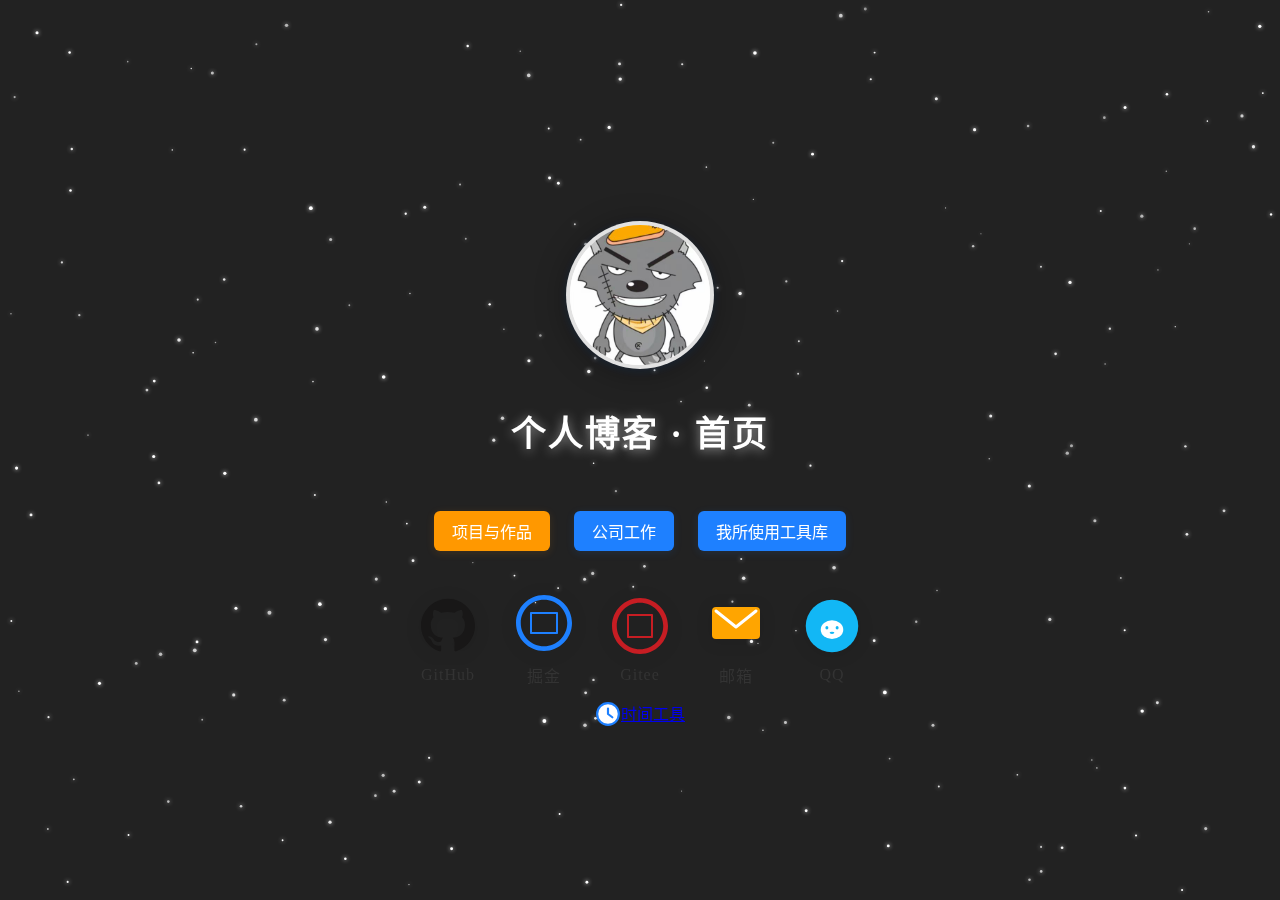
<file: index.html>
<!DOCTYPE html>
<html lang="zh-CN">
<head>
  <meta charset="UTF-8">
  <meta http-equiv="refresh" content="0; url=main.html">
  <title>跳转中...</title>
</head>
<body>
  <p>正在跳转到 <a href="main.html">main.html</a> ...</p>
</body>
</html>
</file>
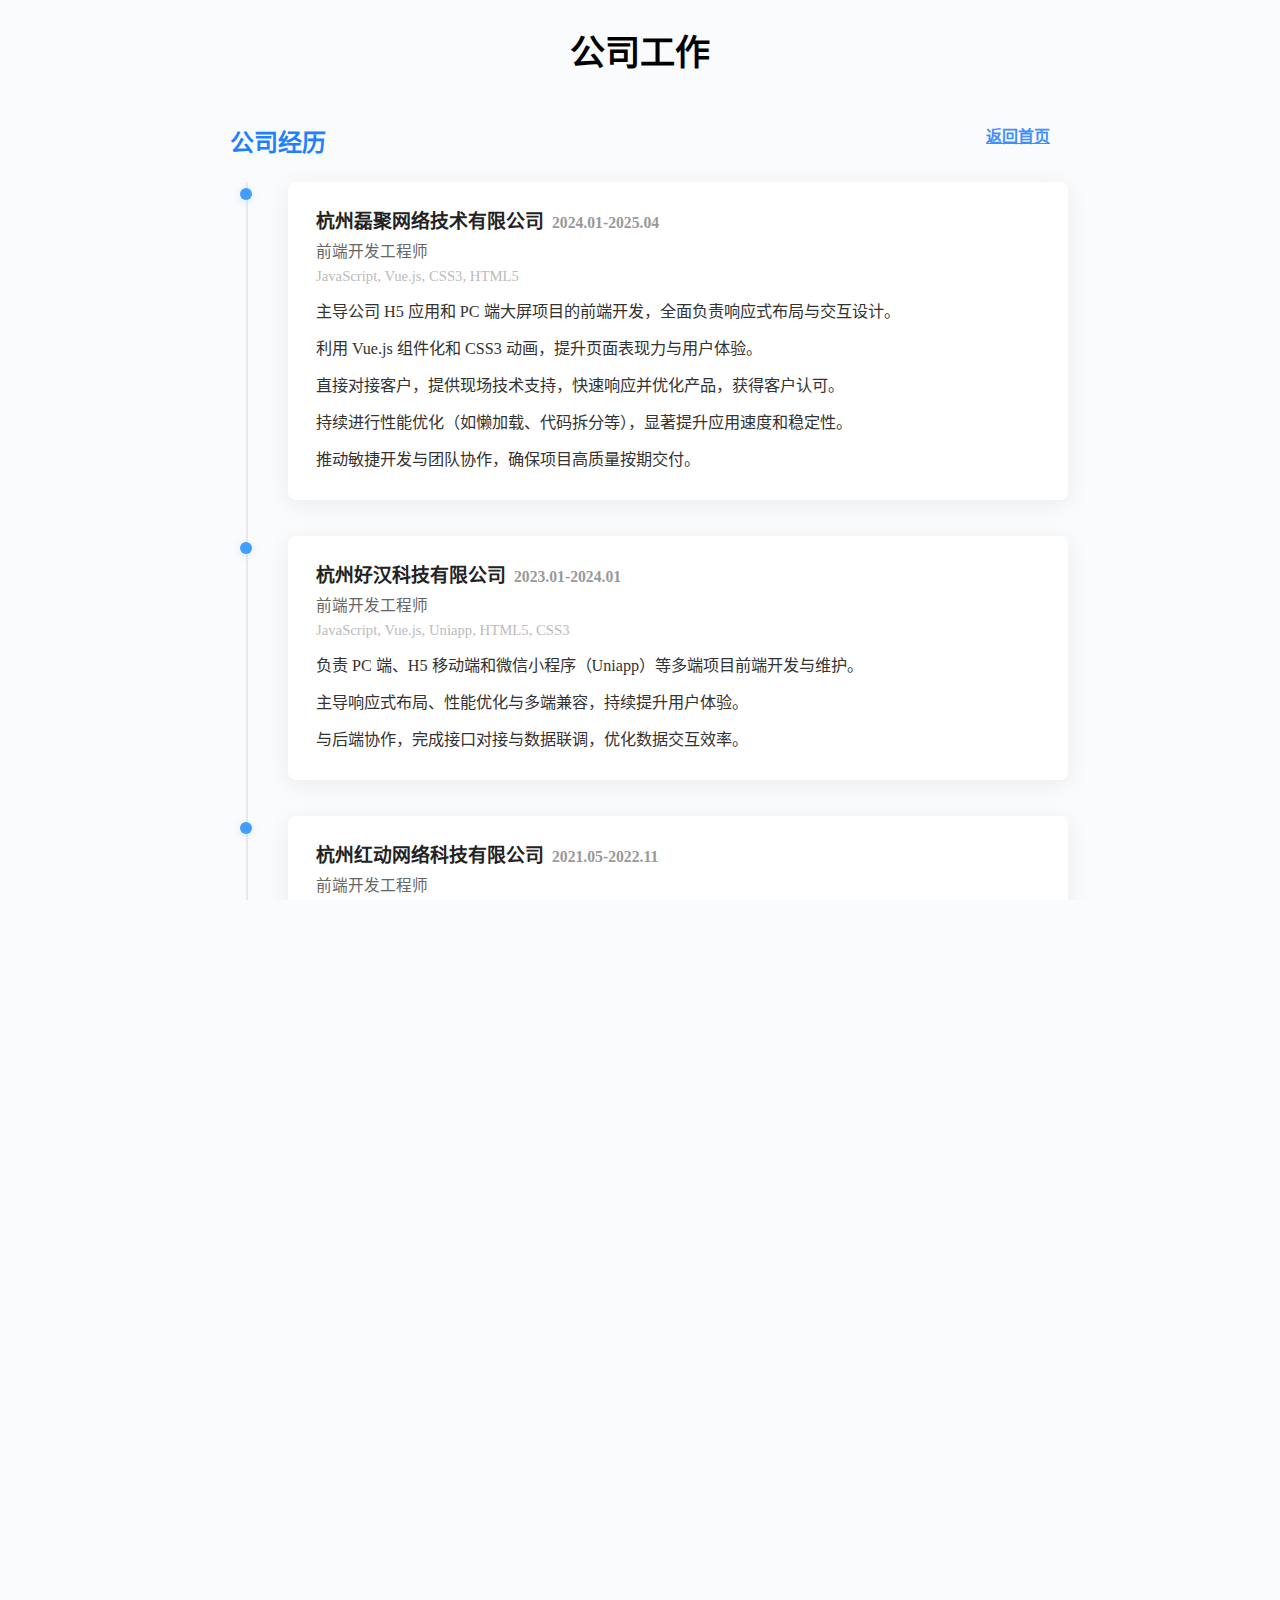
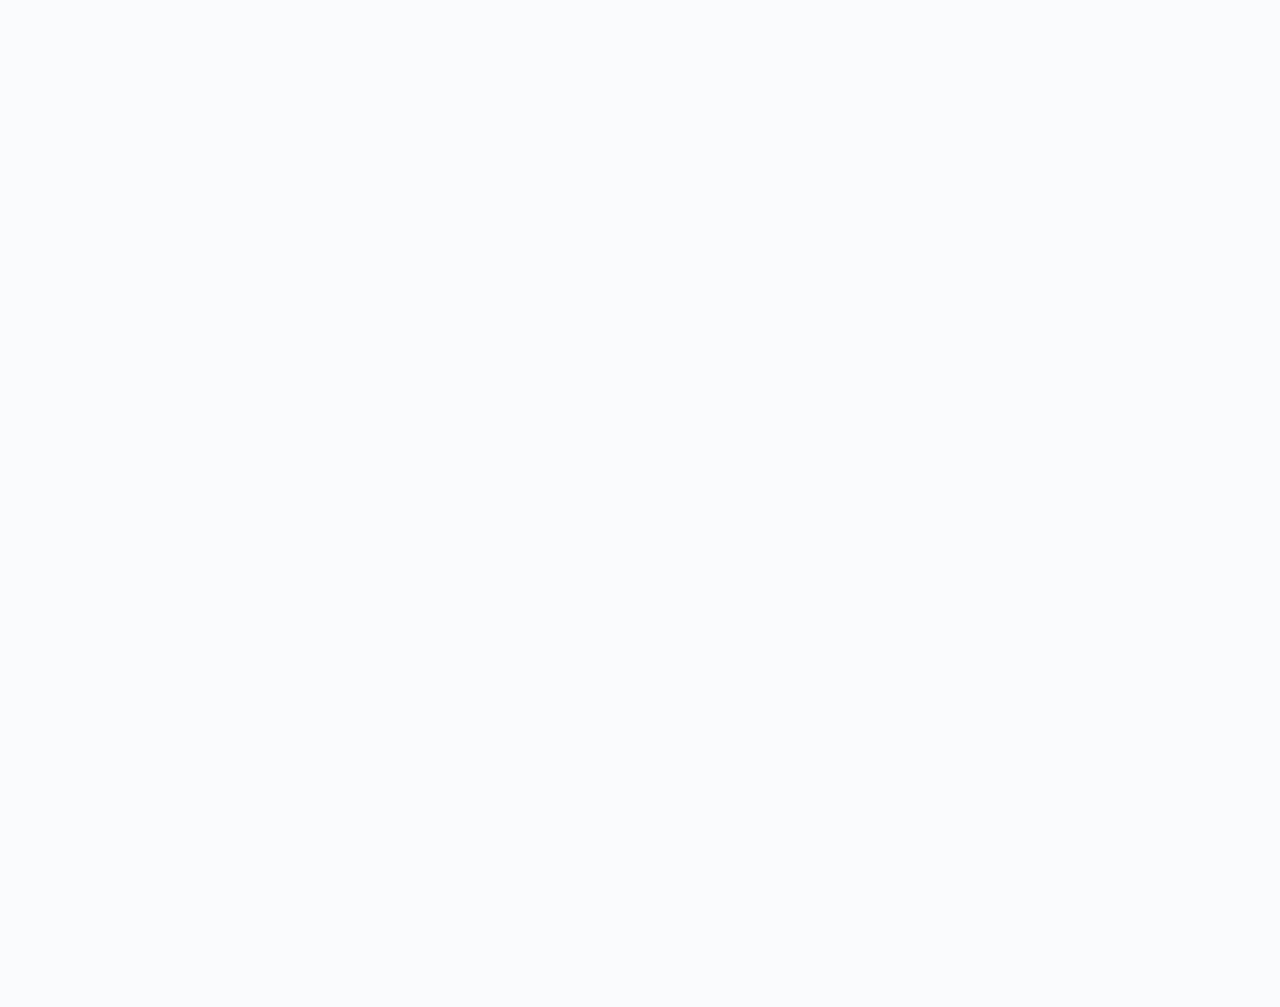
<file: company.html>
<!DOCTYPE html>
<html lang="zh-CN">
<head>
  <meta charset="UTF-8">
  <meta name="viewport" content="width=device-width, initial-scale=1.0">
  <title>公司工作</title>
  <link rel="stylesheet" href="./main.css">
  <link rel="stylesheet" href="./company.css">
</head>
<body style="margin:0;padding:0;box-sizing:border-box;background:#fafbfc;">
  <div class="company-root">
    <h1 style="text-align:center;margin-top:24px;font-size:2.2rem;">公司工作</h1>
    <div style="max-width:820px;margin:0 auto;padding:24px 12px 48px 12px;">
      <div class="section-title" style="font-size:1.5rem;color:#1e80ff;font-weight:bold;margin-bottom:24px;">公司经历
        <a href="./main.html" class="back-link" style="float:right;font-size:1rem;color:#1e80ff;text-decoration:underline;cursor:pointer;opacity:0.86;transition:color 0.18s;">返回首页</a>
      </div>
      <div class="timeline">
        <div class="timeline-item">
          <div class="timeline-dot"></div>
          <div class="timeline-card">
            <div class="company-title"><strong>杭州磊聚网络技术有限公司</strong><span class="company-time">2024.01-2025.04</span></div>
            <div class="company-role">前端开发工程师</div>
            <div class="company-stack">JavaScript, Vue.js, CSS3, HTML5</div>
            <ul class="company-desc">
              <li>主导公司 H5 应用和 PC 端大屏项目的前端开发，全面负责响应式布局与交互设计。</li>
              <li>利用 Vue.js 组件化和 CSS3 动画，提升页面表现力与用户体验。</li>
              <li>直接对接客户，提供现场技术支持，快速响应并优化产品，获得客户认可。</li>
              <li>持续进行性能优化（如懒加载、代码拆分等），显著提升应用速度和稳定性。</li>
              <li>推动敏捷开发与团队协作，确保项目高质量按期交付。</li>
            </ul>
          </div>
        </div>
        <div class="timeline-item">
          <div class="timeline-dot"></div>
          <div class="timeline-card">
            <div class="company-title"><strong>杭州好汉科技有限公司</strong><span class="company-time">2023.01-2024.01</span></div>
            <div class="company-role">前端开发工程师</div>
            <div class="company-stack">JavaScript, Vue.js, Uniapp, HTML5, CSS3</div>
            <ul class="company-desc">
              <li>负责 PC 端、H5 移动端和微信小程序（Uniapp）等多端项目前端开发与维护。</li>
              <li>主导响应式布局、性能优化与多端兼容，持续提升用户体验。</li>
              <li>与后端协作，完成接口对接与数据联调，优化数据交互效率。</li>
            </ul>
          </div>
        </div>
        <div class="timeline-item">
          <div class="timeline-dot"></div>
          <div class="timeline-card">
            <div class="company-title"><strong>杭州红动网络科技有限公司</strong><span class="company-time">2021.05-2022.11</span></div>
            <div class="company-role">前端开发工程师</div>
            <div class="company-stack">Vue.js, Axios, SCSS, Vue Router, Vuex, UniApp</div>
            <ul class="company-desc">
              <li>负责微信端与“浙江里办”H5平台开发，主导功能模块设计与性能优化。</li>
              <li>深度应用 Vue.js 及 Vuex 进行复杂数据绑定和状态管理。</li>
              <li>优化异步请求与页面流畅度，提升用户体验。</li>
            </ul>
          </div>
        </div>
        <div class="timeline-item">
          <div class="timeline-dot"></div>
          <div class="timeline-card">
            <div class="company-title"><strong>宁波含包阁网络有限公司</strong><span class="company-time">2020.01-2021.05</span></div>
            <div class="company-role">前端开发工程师</div>
            <div class="company-stack">Vue.js, Uni-app, 微信小程序, H5</div>
            <ul class="company-desc">
              <li>独立负责多个微信小程序及H5项目的前端开发，涵盖需求分析、UI实现与交互优化。</li>
              <li>基于Uni-app实现多端适配，提升开发效率，确保产品在微信、App、H5等平台一致体验。</li>
              <li>与后端协作进行API接口联调，优化数据交互与加载速度。</li>
              <li>持续优化页面性能，采用懒加载、资源压缩等手段提升响应速度。</li>
              <li>参与项目架构设计，推动前端代码规范和组件复用，提升团队开发效率。</li>
            </ul>
          </div>
        </div>
        <div class="timeline-item">
          <div class="timeline-dot"></div>
          <div class="timeline-card">
            <div class="company-title"><strong>广州橙信融通信息技术有限公司</strong><span class="company-time">2020.11-2021.04</span></div>
            <div class="company-role">HTML5 前端开发</div>
            <div class="company-stack">Vue.js 全家桶，App 项目开发</div>
            <ul class="company-desc">
              <li>参与掌上银行App项目开发，负责核心页面的布局、交互和数据展示。</li>
              <li>学习并实践原生与Web的融合开发，掌握调用Native方法与混合开发流程。</li>
              <li>优化移动端页面性能，提升首屏加载速度和用户操作流畅度。</li>
              <li>参与项目结构梳理和业务流程优化，提升App整体可维护性和扩展性。</li>
            </ul>
          </div>
        </div>
        <div class="timeline-item">
          <div class="timeline-dot"></div>
          <div class="timeline-card">
            <div class="company-title"><strong>浙江日历解决方案软件服务有限公司</strong><span class="company-time">2018.03-2019.05</span></div>
            <div class="company-role">前端开发</div>
            <div class="company-stack">Vue.js, JavaScript, HTML5</div>
            <ul class="company-desc">
              <li>负责企业级H5管理后台与数据可视化页面开发，完成复杂业务流程的前端实现。</li>
              <li>主导数据展示与交互优化，提升报表页面的可用性和性能。</li>
              <li>与后端协作进行接口联调，优化数据加载与异常处理。</li>
              <li>参与团队前端技术分享，推动新技术落地应用。</li>
            </ul>
          </div>
        </div>
        <div class="timeline-item">
          <div class="timeline-dot"></div>
          <div class="timeline-card">
            <div class="company-title"><strong>浙江指尖尚网络科技有限公司</strong><span class="company-time">2017.03-2018.05</span></div>
            <div class="company-role">前端开发工程师</div>
            <ul class="company-desc">
              <li>参与多类型Web项目开发，包括企业官网、活动专题页等。</li>
              <li>负责页面布局、动画效果实现及浏览器兼容性调优。</li>
              <li>与设计、后端密切沟通，确保产品按期高质量交付。</li>
            </ul>
          </div>
        </div>
        <div class="timeline-item">
          <div class="timeline-dot"></div>
          <div class="timeline-card">
            <div class="company-title"><strong>中毛网 浙江环鑫信息技术有限公司（指购网）</strong><span class="company-time">2016.07-2016.12</span></div>
            <div class="company-role">Web前端</div>
            <ul class="company-desc">
              <li>参与电商平台前端开发，负责页面搭建和功能实现。</li>
              <li>学习并实践HTML5、CSS3、JavaScript等核心技术，积累前端开发经验。</li>
            </ul>
          </div>
        </div>
      </div>
    </div>
  </div>
</body>

</html>
</file>
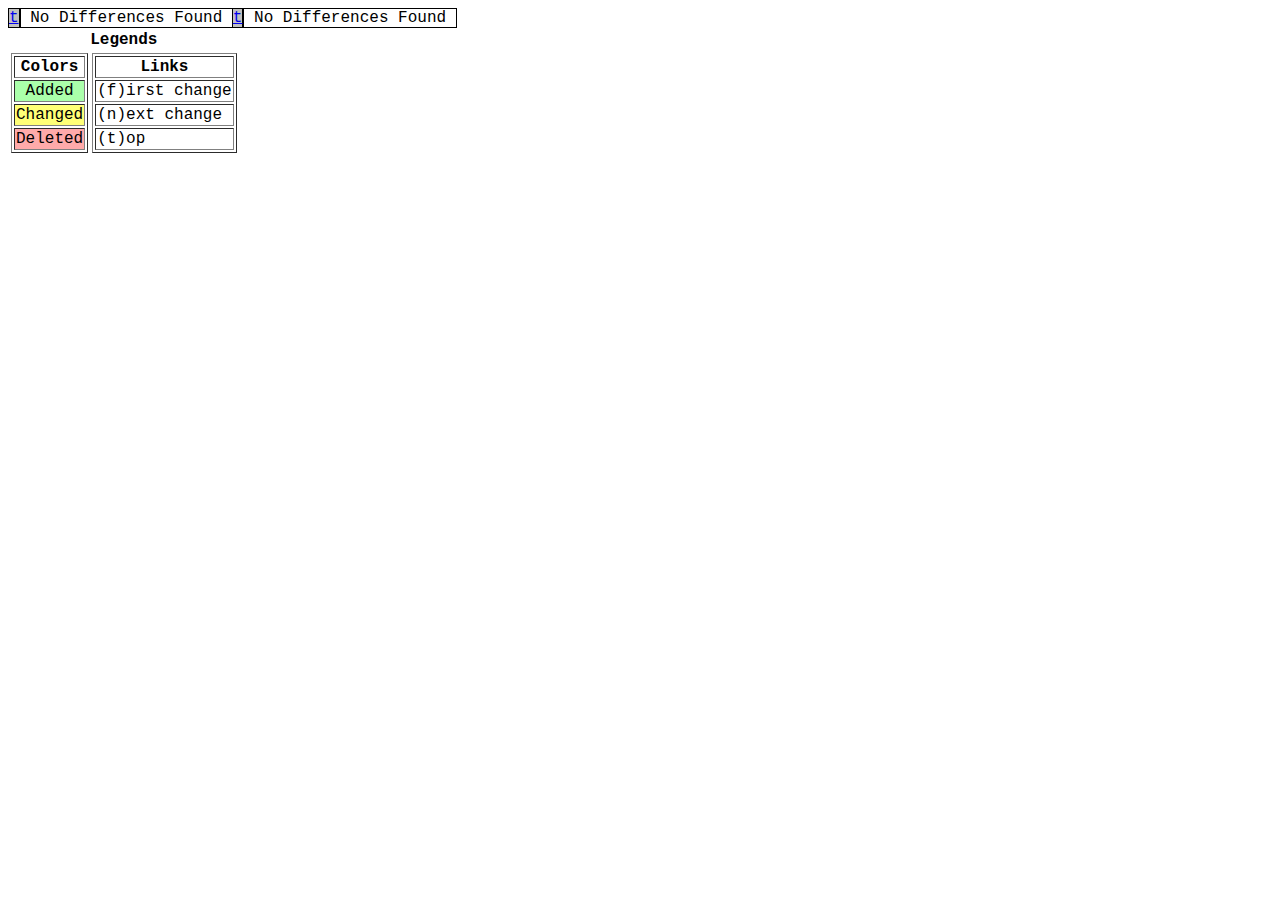
<file: diff_result.html>
<!DOCTYPE html PUBLIC "-//W3C//DTD XHTML 1.0 Transitional//EN"
          "http://www.w3.org/TR/xhtml1/DTD/xhtml1-transitional.dtd">

<html>

<head>
    <meta http-equiv="Content-Type"
          content="text/html; charset=utf-8" />
    <title></title>
    <style type="text/css">
        table.diff {font-family:Courier; border:medium;}
        .diff_header {background-color:#e0e0e0}
        td.diff_header {text-align:right}
        .diff_next {background-color:#c0c0c0}
        .diff_add {background-color:#aaffaa}
        .diff_chg {background-color:#ffff77}
        .diff_sub {background-color:#ffaaaa}
    </style>
</head>

<body>
    
    <table class="diff" id="difflib_chg_to0__top"
           cellspacing="0" cellpadding="0" rules="groups" >
        <colgroup></colgroup> <colgroup></colgroup> <colgroup></colgroup>
        <colgroup></colgroup> <colgroup></colgroup> <colgroup></colgroup>
        
        <tbody>
            <tr><td class="diff_next"><a href="#difflib_chg_to0__top">t</a></td><td></td><td>&nbsp;No Differences Found&nbsp;</td><td class="diff_next"><a href="#difflib_chg_to0__top">t</a></td><td></td><td>&nbsp;No Differences Found&nbsp;</td></tr>
        </tbody>
    </table>
    <table class="diff" summary="Legends">
        <tr> <th colspan="2"> Legends </th> </tr>
        <tr> <td> <table border="" summary="Colors">
                      <tr><th> Colors </th> </tr>
                      <tr><td class="diff_add">&nbsp;Added&nbsp;</td></tr>
                      <tr><td class="diff_chg">Changed</td> </tr>
                      <tr><td class="diff_sub">Deleted</td> </tr>
                  </table></td>
             <td> <table border="" summary="Links">
                      <tr><th colspan="2"> Links </th> </tr>
                      <tr><td>(f)irst change</td> </tr>
                      <tr><td>(n)ext change</td> </tr>
                      <tr><td>(t)op</td> </tr>
                  </table></td> </tr>
    </table>
</body>

</html>
</file>
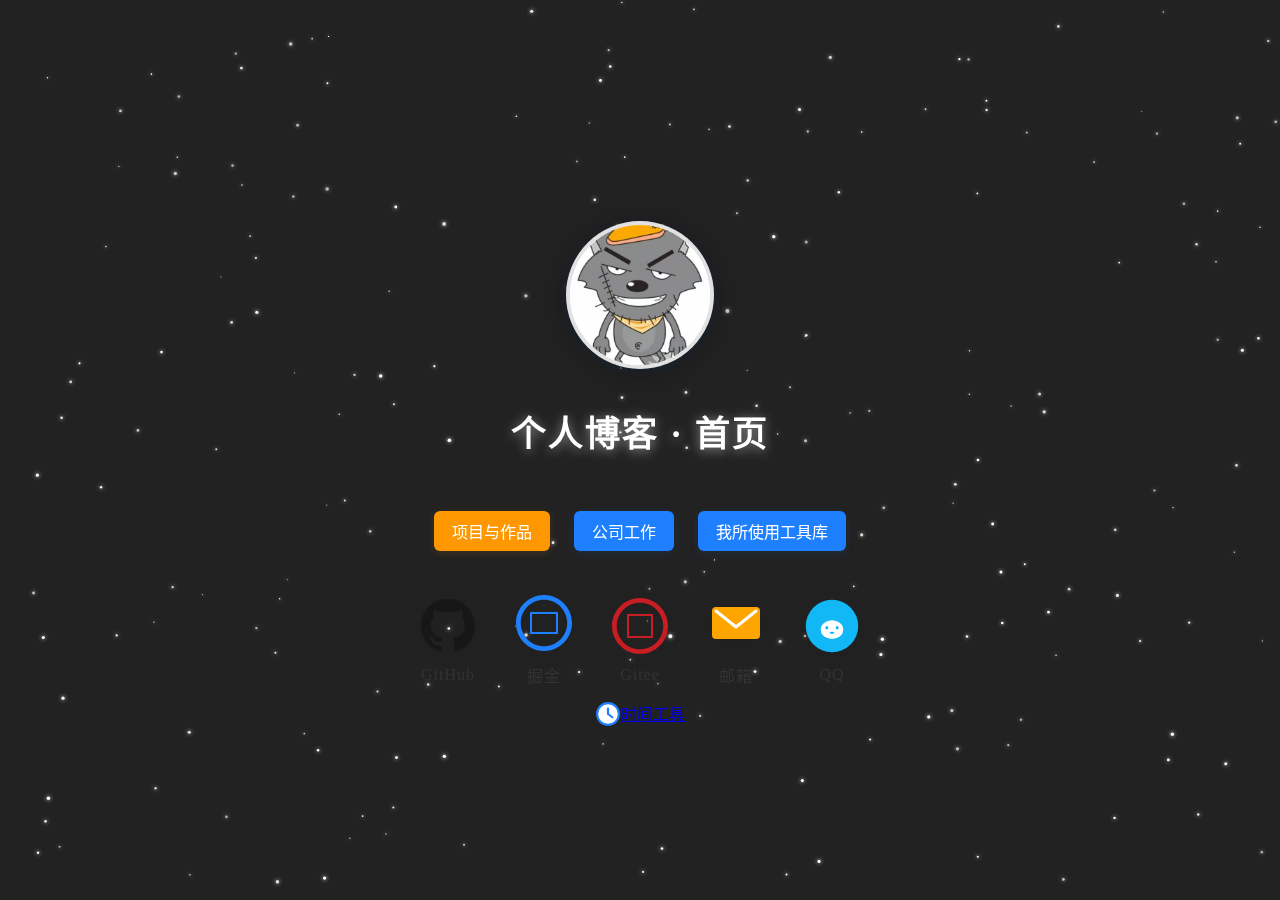
<file: main.html>
<!DOCTYPE html>
<html lang="zh-CN">
<head>
  <meta charset="UTF-8">
  <meta name="viewport" content="width=device-width, initial-scale=1.0">
  <title>我的个人博客</title>
  <link rel="stylesheet" href="./main.css">
  <!-- 引入 Vue 2.7 CDN -->
  <script src="./js/vue.min.js"></script>
  <!-- 已移除 tsparticles -->
   <style>

    footer{
      position: relative;
      top:14px;
      
    }
    footer .footer-tools{
      vertical-align: middle;
    display: inline-flex
;
    }
   </style>
</head>
<body>
 
  <div id="app">
     <canvas id="particles-bg"></canvas>
    <!-- 头像图片 -->
    <div class="avatar-box">
      <img src="./WechatIMG141.jpg" alt="avatar" class="avatar-img">
    </div>
    <h1 class="title">个人博客 · 首页</h1>
    <div class="nav-links">
      <a href="./project.html" class="nav-btn nav-btn-active">项目与作品</a>
      <a href="./company.html" class="nav-btn">公司工作</a>
      <a href="./ui-libs.html" class="nav-btn">我所使用工具库</a>
    </div>
    <div class="links">
      <a class="icon-link" href="https://github.com/mhxy13867806343" target="_blank">
        <!-- GitHub SVG -->
        <svg viewBox="0 0 1024 1024" fill="none"><path fill="#181717" d="M512 76C276.6 76 80 272.6 80 508c0 190.4 123.2 351.8 294 408.8 21.6 4 29.4-9.4 29.4-20.8 0-10.2-0.4-37.2-0.6-73-119.6 25.8-144.8-57.8-144.8-57.8-19.6-49.8-47.8-63-47.8-63-39-26.6 3-26 3-26 43.2 3 66 44.4 66 44.4 38.4 65.8 100.8 46.8 125.4 35.8 3.8-27.8 15-46.8 27.2-57.6-95.6-10.8-196.2-47.8-196.2-212.8 0-47 16.8-85.4 44.4-115.6-4.4-10.8-19.2-54.2 4.2-113 0 0 36-11.6 118 44.2 34.2-9.6 70.8-14.4 107.2-14.6 36.4 0.2 73 5 107.2 14.6 82-55.8 118-44.2 118-44.2 23.4 58.8 8.6 102.2 4.2 113 27.6 30.2 44.4 68.6 44.4 115.6 0 165.4-100.8 202-196.8 212.6 15.4 13.2 29.2 39.2 29.2 79.2 0 57.2-0.6 103.2-0.6 117.2 0 11.6 7.6 24.8 29.6 20.6C820.8 859.6 944 698.4 944 508 944 272.6 747.4 76 512 76z"/></svg>
        <span class="icon-label">GitHub</span>
      </a>
      <a class="icon-link" href="https://juejin.cn/user/1310273588955581" target="_blank">
        <!-- 掘金 SVG -->
        <svg viewBox="0 0 1024 1024" fill="none"><path fill="#1e80ff" d="M512 64C264.6 64 64 264.6 64 512s200.6 448 448 448 448-200.6 448-448S759.4 64 512 64zm0 820c-205.2 0-372-166.8-372-372S306.8 140 512 140s372 166.8 372 372-166.8 372-372 372z"/><path fill="#1e80ff" d="M720 336H304c-8.8 0-16 7.2-16 16v320c0 8.8 7.2 16 16 16h416c8.8 0 16-7.2 16-16V352c0-8.8-7.2-16-16-16zm-16 320H320V368h384v288z"/></svg>
        <span class="icon-label">掘金</span>
      </a>
      <a class="icon-link" href="https://gitee.com/fangjiayu" target="_blank">
        <!-- Gitee SVG -->
        <svg viewBox="0 0 1024 1024" fill="none"><path fill="#c71d23" d="M512 64C264.6 64 64 264.6 64 512s200.6 448 448 448 448-200.6 448-448S759.4 64 512 64zm0 820c-205.2 0-372-166.8-372-372S306.8 140 512 140s372 166.8 372 372-166.8 372-372 372z"/><path fill="#c71d23" d="M704 320H320c-8.8 0-16 7.2-16 16v352c0 8.8 7.2 16 16 16h384c8.8 0 16-7.2 16-16V336c0-8.8-7.2-16-16-16zm-16 352H336V352h352v320z"/></svg>
        <span class="icon-label">Gitee</span>
      </a>
      <a class="icon-link" href="mailto:869710179@qq.com">
        <!-- 邮箱 SVG -->
        <svg viewBox="0 0 1024 1024" fill="none"><rect x="128" y="256" width="768" height="512" rx="64" fill="#ffa500"/><path d="M192 320l320 256 320-256" stroke="#fff" stroke-width="48" stroke-linecap="round" stroke-linejoin="round"/></svg>
        <span class="icon-label">邮箱</span>
      </a>
      <a class="icon-link" href="tencent://message/?uin=869710179">
        <!-- QQ SVG -->
        <svg viewBox="0 0 1024 1024" width="32" height="32" fill="none"><circle cx="512" cy="512" r="420" fill="#12B7F5"/><ellipse cx="512" cy="570" rx="180" ry="150" fill="#fff"/><ellipse cx="430" cy="540" rx="24" ry="28" fill="#12B7F5"/><ellipse cx="594" cy="540" rx="24" ry="28" fill="#12B7F5"/><ellipse cx="512" cy="620" rx="38" ry="18" fill="#12B7F5"/></svg>
        <span class="icon-label">QQ</span>
      </a>
    </div>
    <footer class="footer-tools">
      <a href="./time.html" class="footer-tool-link footer-tools">
        <svg width="26" height="26" viewBox="0 0 48 48" fill="none"><circle cx="24" cy="24" r="20" stroke="#1e80ff" stroke-width="4" fill="#fff"/><path d="M24 14v10l8 6" stroke="#1e80ff" stroke-width="4" stroke-linecap="round" stroke-linejoin="round"/></svg>
        <span>时间工具</span>
      </a>
    </footer>
  </div>

  <script src="./js/global.js"></script>
</body>
</html>
</file>
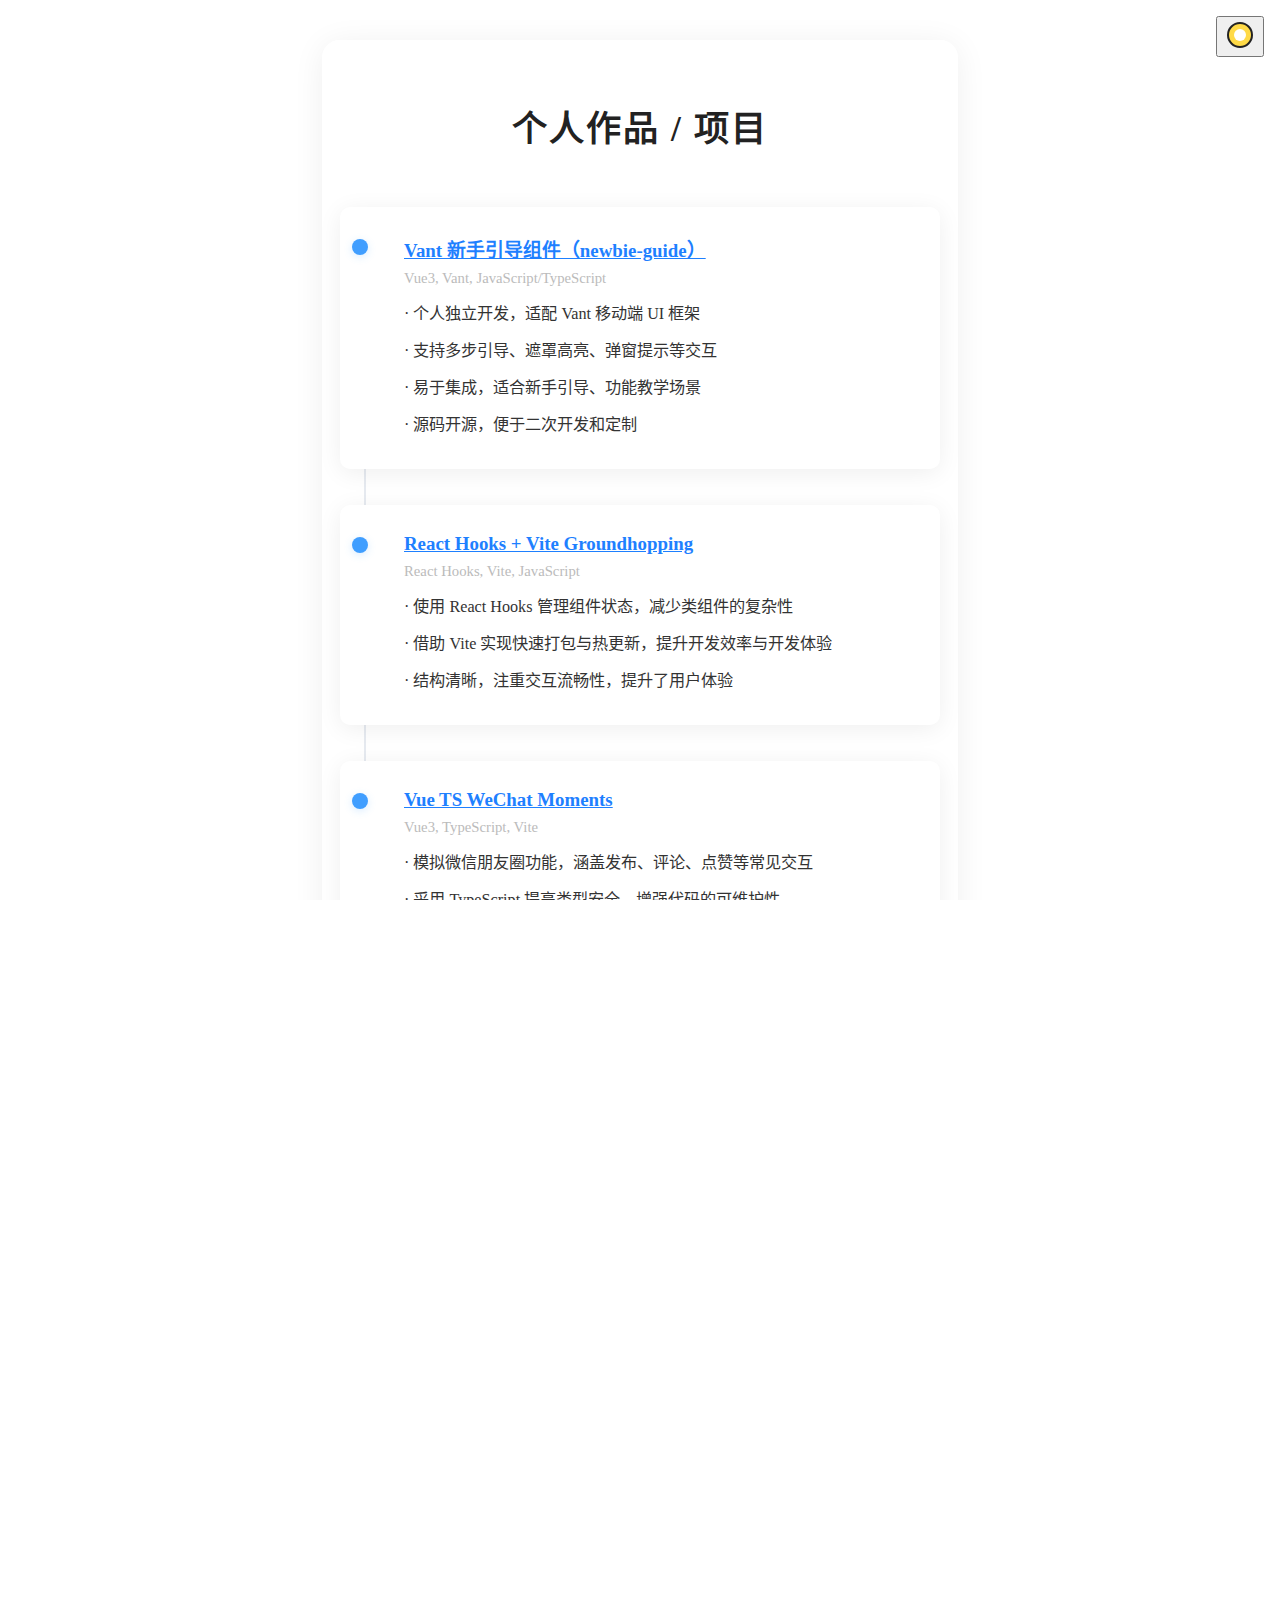
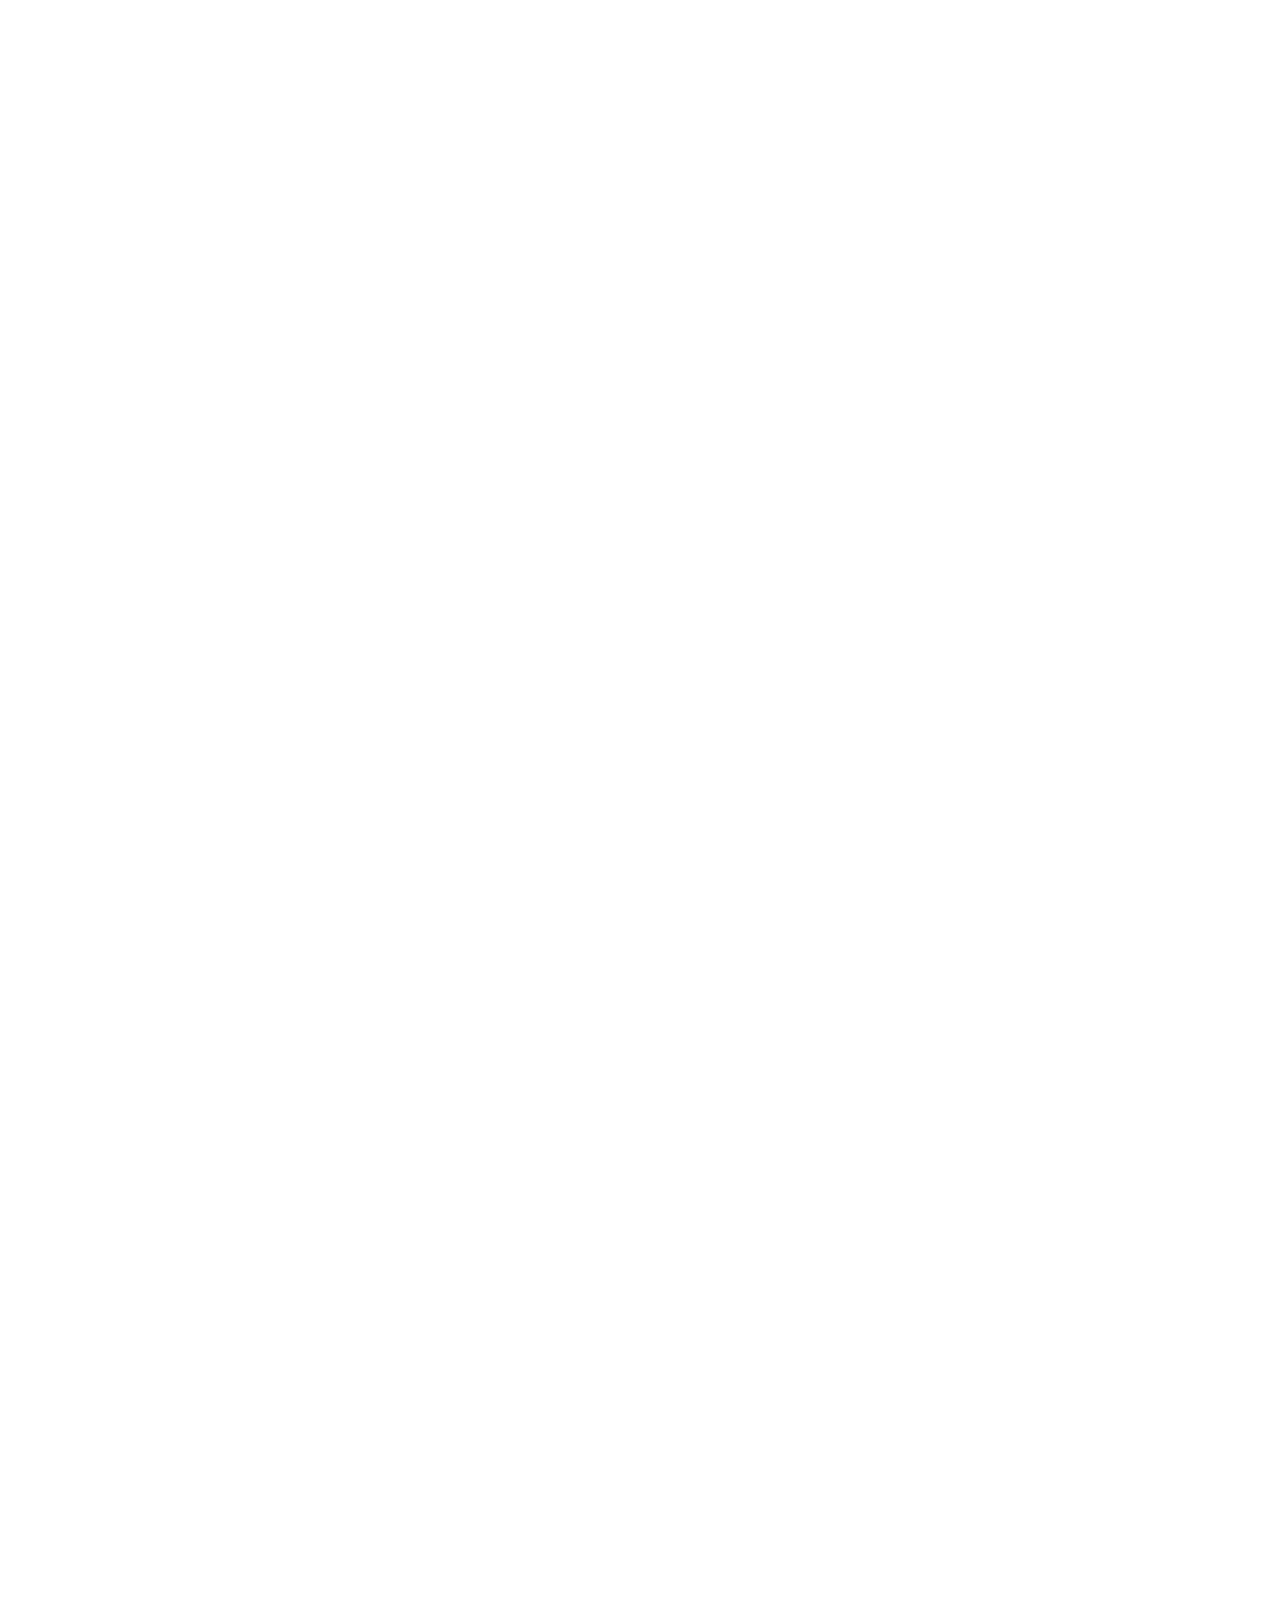
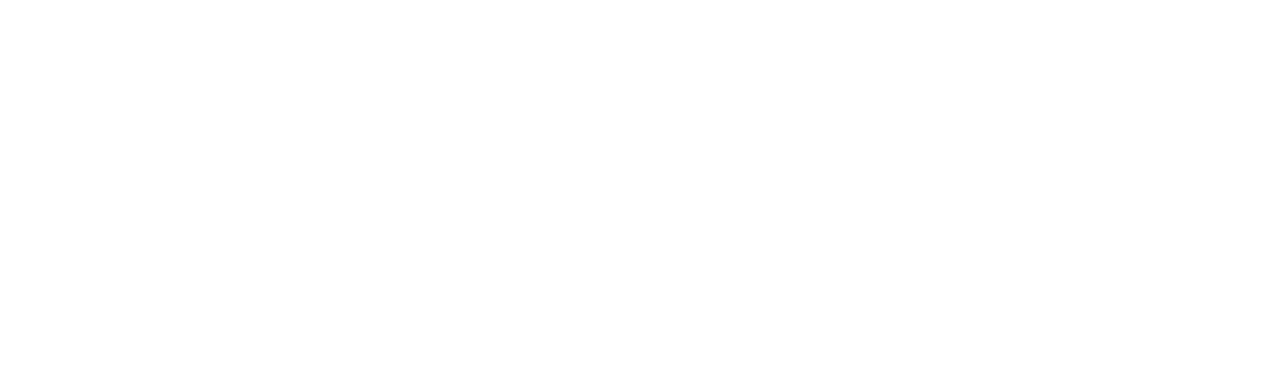
<file: project.html>
<!DOCTYPE html>
<html lang="zh-CN">
<head>
  <meta charset="UTF-8">
  <meta name="viewport" content="width=device-width, initial-scale=1.0">
  <title>个人作品/项目</title>
  
  <link rel="stylesheet" href="./main.css">
  <link rel="stylesheet" href="./project.css">
  <style>
    .project-title {text-align:center;}
    .project-timeline {}
    .dark-mode{
      background: #1e1e1e;
    }
    .back-link {margin: 32px 0 0 0; display: inline-block; color: #1e80ff; font-weight: bold;}
  </style>
</head>
<body>
  <div id="app">
    <div class="project-root" style="max-width:600px;margin:40px auto 0 auto;padding:24px 18px;background:rgba(255,255,255,0.92);border-radius:18px;box-shadow:0 4px 32px #0001;">
      <h1 class="project-title">个人作品 / 项目</h1>
      <div class="project-timeline">
        <!-- 项目卡片将在这里动态生成 -->
      </div>
      <a class="back-link" href="./main.html">返回首页</a>
      <!-- 暗黑模式切换按钮（SVG） -->
      <button id="toggle-dark-mode" class="darkmode-fab" aria-label="切换暗黑模式" style="position: absolute; top: 16px; right: 16px;">
        <svg id="darkmode-icon" width="32" height="32" viewBox="0 0 32 32" fill="none">
          <circle cx="16" cy="16" r="12" fill="#222" stroke="#ffda47" stroke-width="2"/>
          <path d="M16 6a10 10 0 1 0 10 10c0-5.5-4.5-10-10-10z" fill="#ffda47"/>
        </svg>
      </button>
    </div>
  </div>
  <script src="./main.js"></script>
  <script src="./project.js"></script>
  <script>
    // 初始化时根据 localStorage 自动应用暗黑模式
    if (localStorage.getItem('darkMode') === '1') {
      document.documentElement.classList.add('dark-mode');
    }
    // 按钮切换暗黑模式
    function setDarkIcon(isDark) {
      const icon = document.getElementById('darkmode-icon');
      if (!icon) return;
      if (isDark) {
        icon.innerHTML = '<circle cx="16" cy="16" r="12" fill="#222" stroke="#ffda47" stroke-width="2"/><path d="M16 6a10 10 0 1 0 10 10c0-5.5-4.5-10-10-10z" fill="#ffda47"/>';
      } else {
        icon.innerHTML = '<circle cx="16" cy="16" r="12" fill="#ffda47" stroke="#222" stroke-width="2"/><path d="M22 16a6 6 0 1 1-12 0 6 6 0 0 1 12 0z" fill="#fff"/>';
      }
    }
    function updateDarkMode() {
      const isDark = document.documentElement.classList.contains('dark-mode');
      setDarkIcon(isDark);
    }
    document.getElementById('toggle-dark-mode').onclick = function() {
      const isDark = document.documentElement.classList.toggle('dark-mode');
      localStorage.setItem('darkMode', isDark ? '1' : '0');
      setDarkIcon(isDark);
    };
    // 页面加载时同步 icon
    updateDarkMode();
  </script>
</body>
</html>
</file>
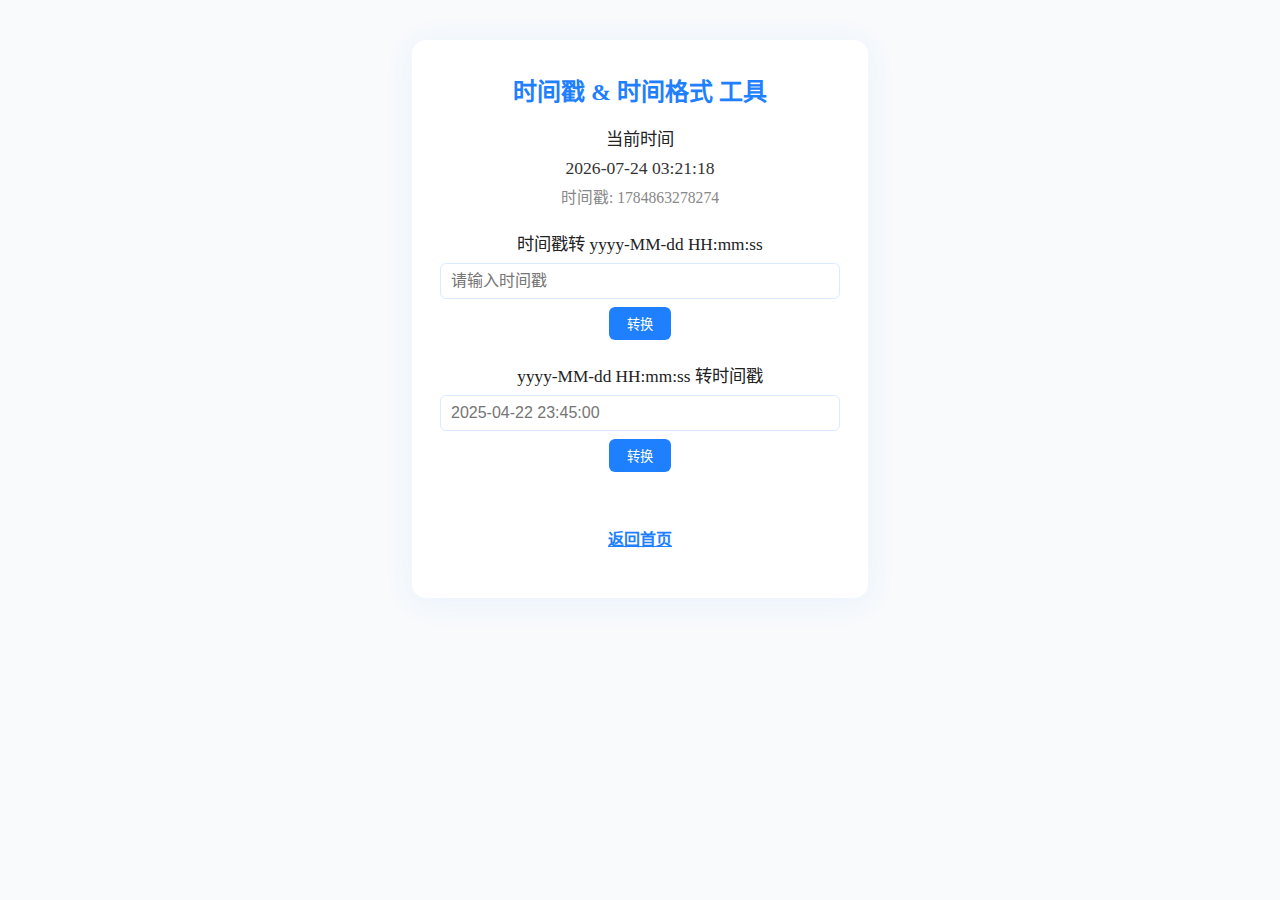
<file: time.html>
<!DOCTYPE html>
<html lang="zh-CN">
<head>
  <meta charset="UTF-8">
  <meta name="viewport" content="width=device-width, initial-scale=1.0">
  <title>时间工具</title>
  <link rel="stylesheet" href="./main.css">
  <style>
    .time-tool-root { max-width: 420px; margin: 40px auto 0 auto; background: #fff; border-radius: 14px; box-shadow: 0 4px 32px #1e80ff11; padding: 32px 18px 48px 18px; text-align: center; }
    .time-tool-title { font-size: 1.5rem; font-weight: bold; color: #1e80ff; margin-bottom: 18px; }
    .time-tool-block { margin-bottom: 22px; }
    .time-tool-label { color: #222; font-size: 1.08rem; margin-bottom: 8px; display: block; }
    .time-tool-input { width: 90%; padding: 8px 10px; border: 1px solid #dbeafe; border-radius: 6px; font-size: 1rem; margin-bottom: 8px; }
    .time-tool-btn { padding: 7px 18px; border-radius: 6px; background: #1e80ff; color: #fff; border: none; font-weight: 500; margin: 0 6px; cursor: pointer; transition: background 0.18s; }
    .time-tool-btn:hover { background: #409eff; }
    .time-tool-result { font-size: 1.08rem; color: #ff9800; margin-top: 8px; }
    .time-tool-back { display: inline-block; margin-top: 32px; color: #1e80ff; font-weight: bold; text-decoration: underline; }
  </style>
</head>
<body style="background:#f8fafc;">
  <div class="time-tool-root">
    <div class="time-tool-title">时间戳 & 时间格式 工具</div>
    <div class="time-tool-block">
      <div class="time-tool-label">当前时间</div>
      <div id="now-time" style="font-size:1.1rem;font-weight:500;margin-bottom:6px;color:#333;"></div>
      <div id="now-timestamp" style="font-size:0.98rem;color:#888;"></div>
    </div>
    <div class="time-tool-block">
      <div class="time-tool-label">时间戳转 yyyy-MM-dd HH:mm:ss</div>
      <input id="input-timestamp" class="time-tool-input" placeholder="请输入时间戳">
      <button class="time-tool-btn" onclick="convertToDatetime()">转换</button>
      <div id="result-datetime" class="time-tool-result"></div>
    </div>
    <div class="time-tool-block">
      <div class="time-tool-label">yyyy-MM-dd HH:mm:ss 转时间戳</div>
      <input id="input-datetime" class="time-tool-input" type="text" placeholder="2025-04-22 23:45:00">
      <button class="time-tool-btn" onclick="convertToTimestamp()">转换</button>
      <div id="result-timestamp" class="time-tool-result"></div>
    </div>
    <a href="./main.html" class="time-tool-back">返回首页</a>
  </div>
  <script>
    function pad(n) { return n < 10 ? '0'+n : n; }
    function formatDate(ts) {
      const d = new Date(ts);
      return d.getFullYear() + '-' + pad(d.getMonth()+1) + '-' + pad(d.getDate()) + ' ' + pad(d.getHours()) + ':' + pad(d.getMinutes()) + ':' + pad(d.getSeconds());
    }
    function showNow() {
      const now = new Date();
      document.getElementById('now-time').innerText = formatDate(now);
      document.getElementById('now-timestamp').innerText = '时间戳: ' + now.getTime();
    }
    showNow();
    setInterval(showNow, 1000);
    window.convertToDatetime = function() {
      const ts = parseInt(document.getElementById('input-timestamp').value, 10);
      if (!ts || isNaN(ts)) {
        document.getElementById('result-datetime').innerText = '请输入有效的时间戳';
        return;
      }
      document.getElementById('result-datetime').innerText = formatDate(ts);
    };
    window.convertToTimestamp = function() {
      const val = document.getElementById('input-datetime').value.trim();
      const dt = val.replace(/-/g, '/');
      const d = new Date(dt);
      if (d.toString() === 'Invalid Date') {
        document.getElementById('result-timestamp').innerText = '请输入有效的时间格式';
        return;
      }
      document.getElementById('result-timestamp').innerText = d.getTime();
    };
  </script>
</body>
</html>
</file>
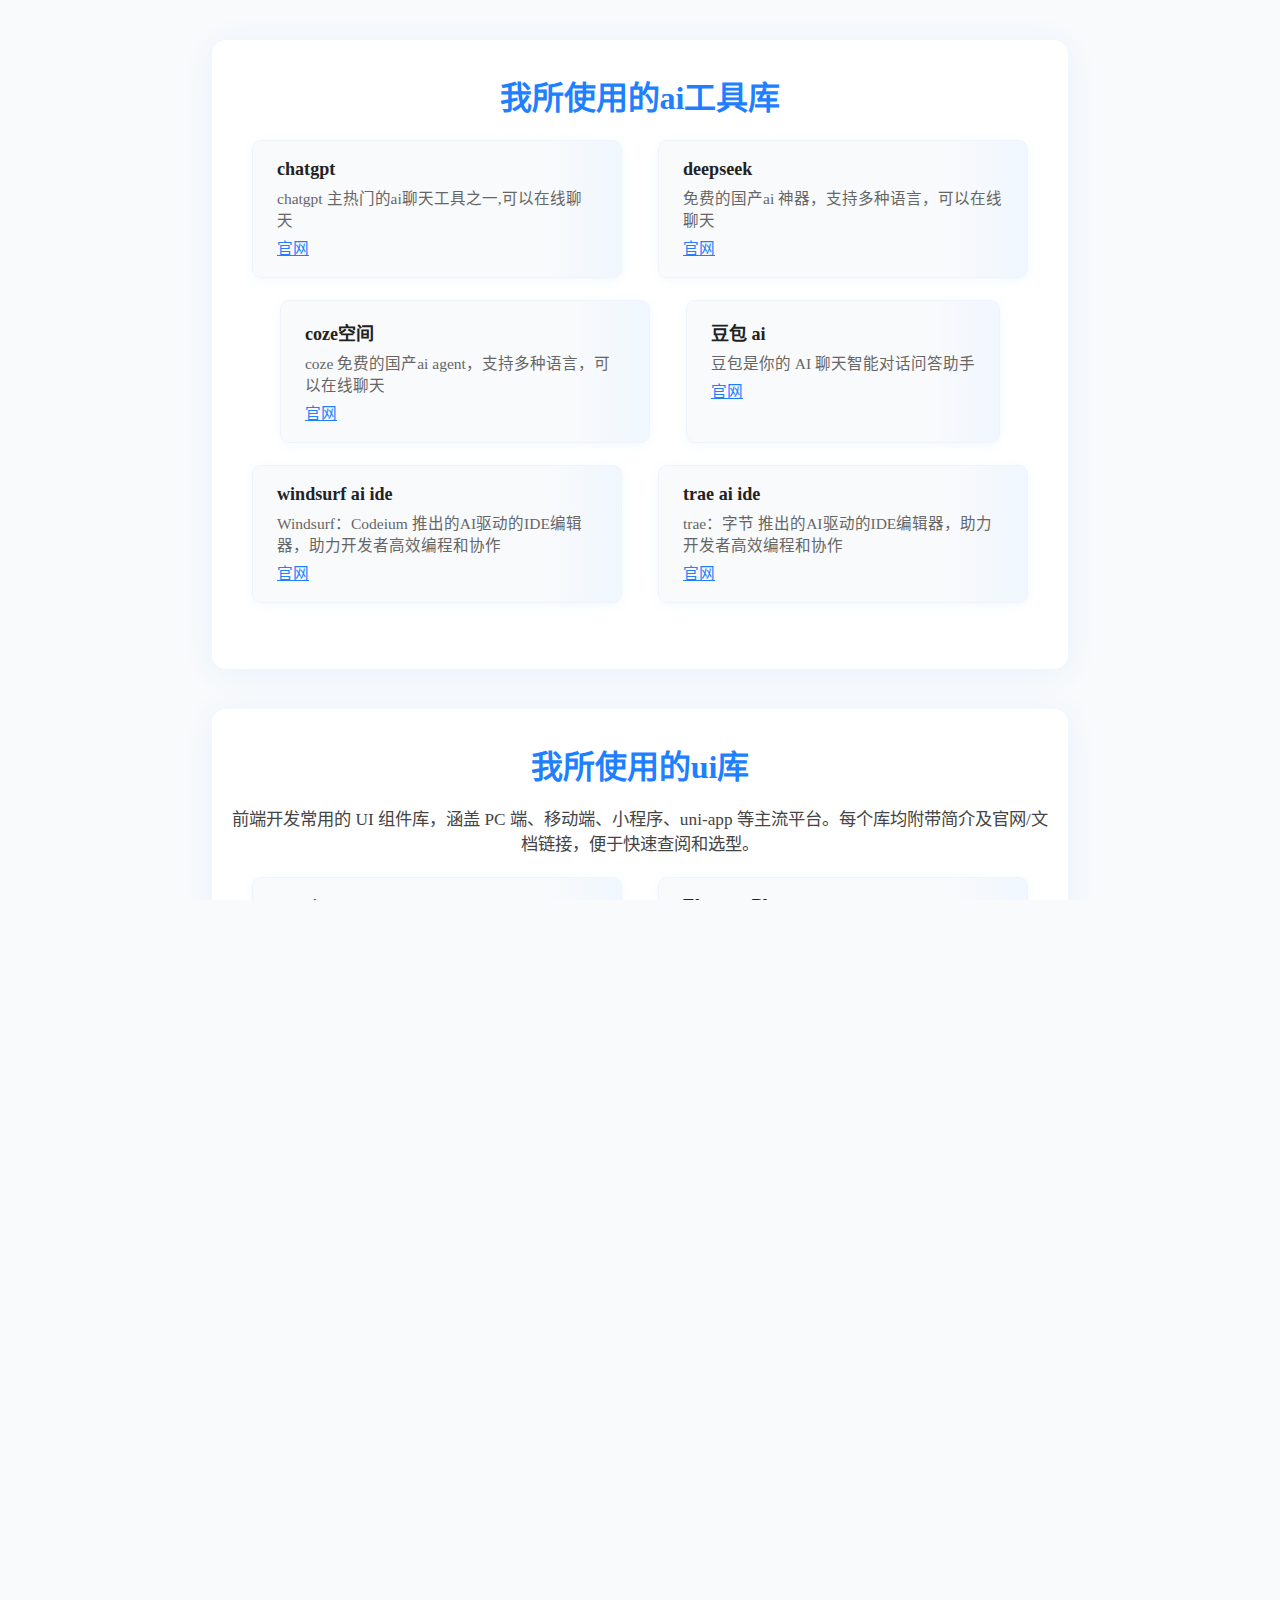
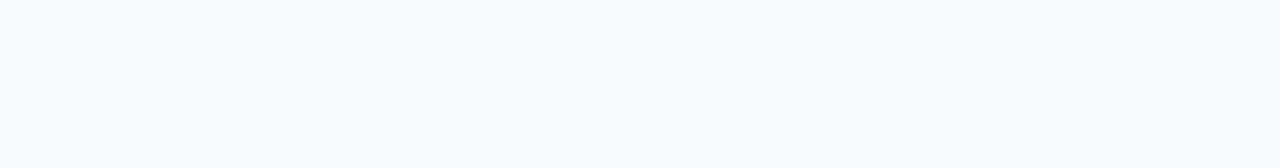
<file: ui-libs.html>
<!DOCTYPE html>
<html lang="zh-CN">
<head>
  <meta charset="UTF-8">
  <meta name="viewport" content="width=device-width, initial-scale=1.0">
  <title>我所使用的ui库</title>
  <link rel="stylesheet" href="./main.css">
  <link rel="stylesheet" href="./ui-libs.css">
</head>
<body style="background:#f8fafc;">
  <div class="ui-libs-root">
    <div class="ui-libs-title">我所使用的ai工具库</div>
    <div class="ui-libs-desc"></div>
    <div class="ui-libs-list">
      <div class="ui-libs-card">
        <div class="ui-libs-card-title">chatgpt</div>
        <div class="ui-libs-card-desc">chatgpt 主热门的ai聊天工具之一,可以在线聊天</div>
        <a class="ui-libs-card-link" href="https://chatgpt.com/" target="_blank">官网</a>
      </div>
      <div class="ui-libs-card">
        <div class="ui-libs-card-title">deepseek</div>
        <div class="ui-libs-card-desc">免费的国产ai 神器，支持多种语言，可以在线聊天</div>
        <a class="ui-libs-card-link" href="https://chat.deepseek.com/ target="_blank">官网</a>
      </div>
      <div class="ui-libs-card">
        <div class="ui-libs-card-title">coze空间</div>
        <div class="ui-libs-card-desc">coze  免费的国产ai agent，支持多种语言，可以在线聊天</div>
        <a class="ui-libs-card-link" href="https://space.coze.cn/" target="_blank">官网</a>
      </div>
      <div class="ui-libs-card">
        <div class="ui-libs-card-title">豆包 ai</div>
        <div class="ui-libs-card-desc">豆包是你的 AI 聊天智能对话问答助手</div>
        <a class="ui-libs-card-link" href="https://www.doubao.com/chat/" target="_blank">官网</a>
      </div>
      <div class="ui-libs-card">
        <div class="ui-libs-card-title">windsurf ai ide</div>
        <div class="ui-libs-card-desc">Windsurf：Codeium 推出的AI驱动的IDE编辑器，助力开发者高效编程和协作</div>
        <a class="ui-libs-card-link" href="https://windsurf.com/" target="_blank">官网</a>
      </div>
      <div class="ui-libs-card">
        <div class="ui-libs-card-title">trae ai ide</div>
        <div class="ui-libs-card-desc">trae：字节 推出的AI驱动的IDE编辑器，助力开发者高效编程和协作</div>
        <a class="ui-libs-card-link" href="https://www.trae.ai/" target="_blank">官网</a>
      </div>
    </div>
  </div>
  <div class="ui-libs-root">
    <div class="ui-libs-title">我所使用的ui库</div>
    <div class="ui-libs-desc">前端开发常用的 UI 组件库，涵盖 PC 端、移动端、小程序、uni-app 等主流平台。每个库均附带简介及官网/文档链接，便于快速查阅和选型。</div>
    <div class="ui-libs-list">
      <div class="ui-libs-card">
        <div class="ui-libs-card-title">uv-ui</div>
        <div class="ui-libs-card-desc">uni-app 生态主流 UI 框架，适配多端，丰富移动端组件。</div>
        <a class="ui-libs-card-link" href="https://www.uvui.cn/" target="_blank">官网/文档</a>
      </div>
      <div class="ui-libs-card">
        <div class="ui-libs-card-title">Element Plus</div>
        <div class="ui-libs-card-desc">基于 Vue3 的 PC 端企业级组件库，适合后台管理系统。</div>
        <a class="ui-libs-card-link" href="https://element-plus.org/zh-CN/#/zh-CN" target="_blank">官网/文档</a>
      </div>
      <div class="ui-libs-card">
        <div class="ui-libs-card-title">Element UI 2.x</div>
        <div class="ui-libs-card-desc">经典 Vue2 PC 端组件库，后台系统首选，稳定成熟。</div>
        <a class="ui-libs-card-link" href="https://element.eleme.cn/#/zh-CN" target="_blank">官网/文档</a>
      </div>
      <div class="ui-libs-card">
        <div class="ui-libs-card-title">uView UI</div>
        <div class="ui-libs-card-desc">uni-app 生态高颜值移动端 UI 框架，组件丰富，易用。</div>
        <a class="ui-libs-card-link" href="https://uviewui.com/components/intro.html" target="_blank">官网/文档</a>
      </div>
      <div class="ui-libs-card">
        <div class="ui-libs-card-title">ColorUI (uni-app)</div>
        <div class="ui-libs-card-desc">uni-app 生态的高颜值 UI 库，轻量级，适合快速开发。</div>
        <a class="ui-libs-card-link" href="https://ext.dcloud.net.cn/plugin?id=55" target="_blank">插件市场</a>
      </div>
      <div class="ui-libs-card">
        <div class="ui-libs-card-title">ThorUI</div>
        <div class="ui-libs-card-desc">uni-app、小程序通用 UI 组件库，组件丰富，适配多端。</div>
        <a class="ui-libs-card-link" href="https://thorui.cn/doc/" target="_blank">官网/文档</a>
      </div>
      <div class="ui-libs-card">
        <div class="ui-libs-card-title">GraceUI</div>
        <div class="ui-libs-card-desc">uni-app、小程序 UI 组件库，适合移动端快速开发。</div>
        <a class="ui-libs-card-link" href="https://www.graceui.com/" target="_blank">官网/文档</a>
      </div>
      <div class="ui-libs-card">
        <div class="ui-libs-card-title">TUNIAO UI</div>
        <div class="ui-libs-card-desc">uni-app 生态高颜值 UI 框架，组件丰富，文档完善。</div>
        <a class="ui-libs-card-link" href="https://vue2.tuniaokj.com/" target="_blank">官网/文档</a>
      </div>
      <div class="ui-libs-card">
        <div class="ui-libs-card-title">nutui (uni-app)</div>
        <div class="ui-libs-card-desc">京东出品，uni-app/小程序/移动端组件库，风格简洁。</div>
        <a class="ui-libs-card-link" href="https://ext.dcloud.net.cn/plugin?id=239" target="_blank">插件市场</a>
      </div>
      <div class="ui-libs-card">
        <div class="ui-libs-card-title">Vant</div>
        <div class="ui-libs-card-desc">移动端主流 UI 组件库，支持 Vue2/Vue3/小程序，组件丰富。</div>
        <a class="ui-libs-card-link" href="https://vant-ui.github.io/vant/#/zh-CN/home" target="_blank">官网/文档</a>
      </div>
    </div>
    <a class="ui-libs-back" href="./main.html">返回首页</a>
  </div>
</body>
</html>
</file>
<file: main.css>
html, body {
    margin: 0;
    padding: 0;
    width: 100vw;
    height: 100vh;
    overflow-y: auto;
  }
  #app {
    position: relative;
    z-index: 1;
    min-height: 100vh;
    display: flex;
    flex-direction: column;
    align-items: center;
    justify-content: center;
  }
  .links {
    display: flex;
    flex-wrap: wrap;
    gap: 32px;
    justify-content: center;
    align-items: center;
    margin-top: 40px;
  }
  .icon-link {
    display: flex;
    flex-direction: column;
    align-items: center;
    text-decoration: none;
    color: #333;
    transition: color 0.2s;
  }
  .icon-link svg {
    width: 64px;
    height: 64px;
    transition: transform 0.3s, filter 0.3s;
    filter: drop-shadow(0 2px 8px rgba(0,0,0,0.1));
  }
  .icon-link:hover svg, .icon-link:focus svg {
    transform: scale(1.18) rotate(-6deg);
    filter: drop-shadow(0 8px 18px rgba(0,0,0,0.18));
  }
  .icon-label {
    margin-top: 8px;
    font-size: 16px;
    letter-spacing: 1px;
    font-weight: 500;
    z-index: 10;
  }
  .icon-label:hover {
    color: #ff9800;
    transform: scale(1.18) rotate(-32deg) translateY(-2px);
    transition: all 0.18s, transform 0.18s;
  }
  @media (max-width: 600px) {
    .links {
      gap: 18px;
    }
    .icon-link svg {
      width: 40px;
      height: 40px;
    }
    .icon-label {
      font-size: 13px;
    }
  }
  #particles-bg {
    position: fixed;
    left: 0; top: 0;
    width: 100vw; height: 100vh;
    z-index: 0;
    pointer-events: none;
  }
  .title{
    z-index: 10;
    color:#fff;
    letter-spacing:2px;font-size:2.2rem;text-shadow:0 2px 12px #fff8;
  }
  .nav-links{
    margin:32px 0 0 0;display:flex;gap:24px;justify-content:center;
    z-index: 10;
  }
  .company-root {
    min-height: 100vh;
    width: 100vw;
    overflow-x: hidden;
    overflow-y: auto;
  }
  .timeline {
    width: 100%;
  }
  .timeline-card {
    box-sizing: border-box;
    width: 100%;
    max-width: 720px;
    background: #fff;
    margin: 0 auto 0 auto;
  }
  @media (max-width: 900px) {
    .company-root {
      padding: 0;
    }
    .timeline-card {
      max-width: 98vw;
      padding: 12px;
    }
  }
  .back-link:hover {
    color: #0056b3;
  }
  .nav-btn{
    position: relative;
    overflow: hidden;
    cursor: pointer;
    padding:8px 18px;
    border-radius:6px;
    background:#1e80ff;
    color:#fff;
    text-decoration:none;
    font-weight:500;
    box-shadow:0 2px 8px #1e80ff22;
    transition: background 0.2s, box-shadow 0.2s;
  }
  .nav-btn:hover {
    background: linear-gradient(90deg,#409eff 70%,#1e80ff 100%);
    color: #fff;
    box-shadow: 0 6px 24px #409eff33, 0 2px 12px #1e80ff22;
    transform: translateY(-2px) scale(1.045);
    transition: background 0.2s, box-shadow 0.2s, transform 0.18s;
  }
  .nav-btn-active{
    background:#ff9800;box-shadow:0 2px 8px #ff980022;
  }
  .avatar-box {
    display: flex;
    justify-content: center;
    align-items: center;
    margin-top: 34px;
    margin-bottom: 12px;
  }
  .avatar-img {
    width: 140px;
    height: 140px;
    border-radius: 50%;
    object-fit: cover;
    box-shadow: 0 4px 32px #0005, 0 2px 10px #1e80ff22;
    border: 4px solid #23232622;
    background: #fff;
    z-index: 10;
  }
  @media (max-width: 600px) {
    .avatar-img {
      width: 90px;
      height: 90px;
    }
  }
</file>
<file: company.css>
/* 时间线样式仿大厂简历/项目进度卡片风格 */
.company-root {
  min-height: 100vh;
  width: 100vw;
  background: #fafbfc;
  overflow-x: hidden;
}
.timeline {
  position: relative;
  margin-left: 36px;
  padding-left: 0;
}
.timeline::before {
  content: '';
  position: absolute;
  left: -20px;
  top: 0;
  width: 2px;
  height: 100%;
  background: #e6eaf0;
}
.timeline-item {
  display: flex;
  align-items: flex-start;
  margin-bottom: 36px;
  position: relative;
  transition: transform 0.28s cubic-bezier(.4,2,.6,1), box-shadow 0.22s;
  z-index: 1;
}
.timeline-item:hover {
  transform: translateY(-6px) scale(1.025) rotateZ(-0.5deg);
  z-index: 2;
}
.timeline-item:hover .timeline-dot {
  background: #ff9800;
  box-shadow: 0 4px 16px #ff980033,0 0 0 4px #ff980022;
}
.timeline-item:hover .timeline-card {
  box-shadow: 0 12px 36px #409eff33, 0 2px 16px #ff980022;
  border: 1.5px solid #ff9800;
  background: linear-gradient(90deg,#fff 90%,#fff7e6 100%);
}
.timeline-dot {
  flex: none;
  width: 12px;
  height: 12px;
  border-radius: 50%;
  background: #409eff;
  margin-left: -26px;
  margin-right: 18px;
  margin-top: 6px;
  box-shadow: 0 2px 8px #409eff33;
}
.timeline-card {
  background: #fff;
  border-radius: 8px;
  box-shadow: 0 4px 24px #0001;
  padding: 24px 28px 18px 28px;
  min-width: 320px;
  max-width: 780px;
  width: 100%;
  position: relative;
  transition: box-shadow .2s;
}
.timeline-card:hover {
  box-shadow: 0 8px 32px #409eff22;
}
.company-title {
  font-size: 1.18rem;
  font-weight: bold;
  margin-bottom: 6px;
  color: #222;
}
.company-time {
  color: #999;
  font-size: 0.98rem;
  margin-left: 8px;
}
.company-role {
  color: #666;
  font-size: 0.98rem;
  margin-bottom: 6px;
}
.company-stack {
  color: #bbb;
  font-size: 0.92rem;
  margin-bottom: 12px;
}
.company-desc {
  list-style: none;
  padding: 0;
  margin: 0;
}
.company-desc li {
  margin-bottom: 8px;
  color: #333;
  font-size: 1.01rem;
  line-height: 1.8;
}
@media (max-width: 900px) {
  .timeline-card {
    max-width: 98vw;
    padding: 14px 8px 12px 10px;
  }
  .timeline {
    margin-left: 16px;
  }
}
</file>
<file: project.css>
/* 项目时间线+卡片美化，带动画 */
.project-root {
  min-height: 100vh;
  width: 100vw;
  background: #f8fafc;
  display: flex;
  flex-direction: column;
  align-items: center;
  padding-bottom: 48px;
}
.project-title {
  margin-top: 36px;
  font-size: 2.2rem;
  font-weight: bold;
  color: #222;
  letter-spacing: 2px;
  text-align: center;
}
.project-timeline {
  margin-top: 32px;
  width: 100%;
  max-width: 820px;
  display: flex;
  flex-direction: column;
  gap: 36px;
  position: relative;
}
.project-timeline::before {
  content: '';
  position: absolute;
  left: 24px;
  top: 0;
  width: 2px;
  height: 100%;
  background: #e6eaf0;
  z-index: 0;
}
.project-card {
  background: #fff;
  border-radius: 10px;
  box-shadow: 0 4px 24px #0001;
  padding: 28px 32px 22px 64px;
  position: relative;
  min-width: 320px;
  max-width: 780px;
 
  transition: box-shadow .24s, transform .24s;
  z-index: 1;
  animation: fadeInUp 0.8s cubic-bezier(.22,1,.36,1);
}
.project-card:hover {
  box-shadow: 0 12px 36px #409eff33, 0 2px 16px #ff980022;
  border: 1.5px solid #409eff;
  transform: translateY(-8px) scale(1.025) rotateZ(-0.6deg);
  background: linear-gradient(90deg,#fff 90%,#f0f7ff 100%);
}
.project-dot {
  position: absolute;
  left: 12px;
  top: 32px;
  width: 16px;
  height: 16px;
  background: #409eff;
  border-radius: 50%;
  box-shadow: 0 2px 8px #409eff33;
  z-index: 2;
  transition: background 0.2s, box-shadow 0.2s;
}
.project-card:hover .project-dot {
  background: #ff9800;
  box-shadow: 0 4px 16px #ff980033,0 0 0 4px #ff980022;
}
.project-title-main {
  font-size: 1.18rem;
  font-weight: bold;
  color: #222;
  margin-bottom: 8px;
}
.project-time {
  color: #999;
  font-size: 0.98rem;
  margin-left: 8px;
}
.project-stack {
  color: #bbb;
  font-size: 0.92rem;
  margin-bottom: 12px;
}
.project-desc {
  color: #333;
  font-size: 1.01rem;
  line-height: 1.8;
  margin-bottom: 8px;
}
.project-link {
  color: #1e80ff;
  font-weight: bold;
  text-decoration: underline;
  margin-right: 14px;
  transition: color 0.18s;
}
.project-link:hover {
  color: #ff9800;
}
@keyframes fadeInUp {
  0% { opacity: 0; transform: translateY(40px); }
  100% { opacity: 1; transform: translateY(0); }
}
@media (max-width: 900px) {
  .project-card {
    max-width: 98vw;
    padding: 18px 8px 16px 28px;
  }
  .project-timeline {
    max-width: 99vw;
  }
}
</file>
<file: ui-libs.css>
.ui-libs-root {
    max-width: 820px;
    margin: 40px auto 0 auto;
    background: #fff;
    border-radius: 14px;
    box-shadow: 0 4px 32px #1e80ff11;
    padding: 32px 18px 48px 18px;
  }
  .ui-libs-title {
    font-size: 2rem;
    font-weight: bold;
    color: #1e80ff;
    text-align: center;
    margin-bottom: 18px;
  }
  .ui-libs-desc {
    color: #444;
    font-size: 1.08rem;
    margin-bottom: 22px;
    text-align: center;
  }
  .ui-libs-list {
    display: flex;
    flex-wrap: wrap;
    gap: 22px 36px;
    justify-content: center;
    margin-bottom: 18px;
  }
  .ui-libs-card {
    background: linear-gradient(90deg,#f8fafc 80%,#f0f7ff 100%);
    border-radius: 9px;
    box-shadow: 0 2px 12px #409eff11;
    padding: 18px 24px;
    min-width: 200px;
    max-width: 320px;
    transition: box-shadow .22s, transform .22s;
    border: 1px solid #f0f4fa;
  }
  .ui-libs-card:hover {
    box-shadow: 0 8px 32px #1e80ff22,0 2px 10px #ff980022;
    transform: translateY(-5px) scale(1.03);
    border: 1.5px solid #1e80ff;
  }
  .ui-libs-card-title {
    font-weight: bold;
    color: #222;
    font-size: 1.13rem;
    margin-bottom: 6px;
  }
  .ui-libs-card-desc {
    color: #666;
    font-size: 0.97rem;
    margin-bottom: 6px;
  }
  .ui-libs-card-link {
    color: #1e80ff;
    text-decoration: underline;
    font-size: 0.98rem;
    font-weight: 500;
    transition: color 0.18s;
  }
  .ui-libs-card-link:hover {
    color: #ff9800;
  }
  .ui-libs-back {
    display: block;
    margin: 40px auto 0 auto;
    text-align: center;
    color: #1e80ff;
    font-weight: bold;
    text-decoration: underline;
    font-size: 1.1rem;
  }
</file>
